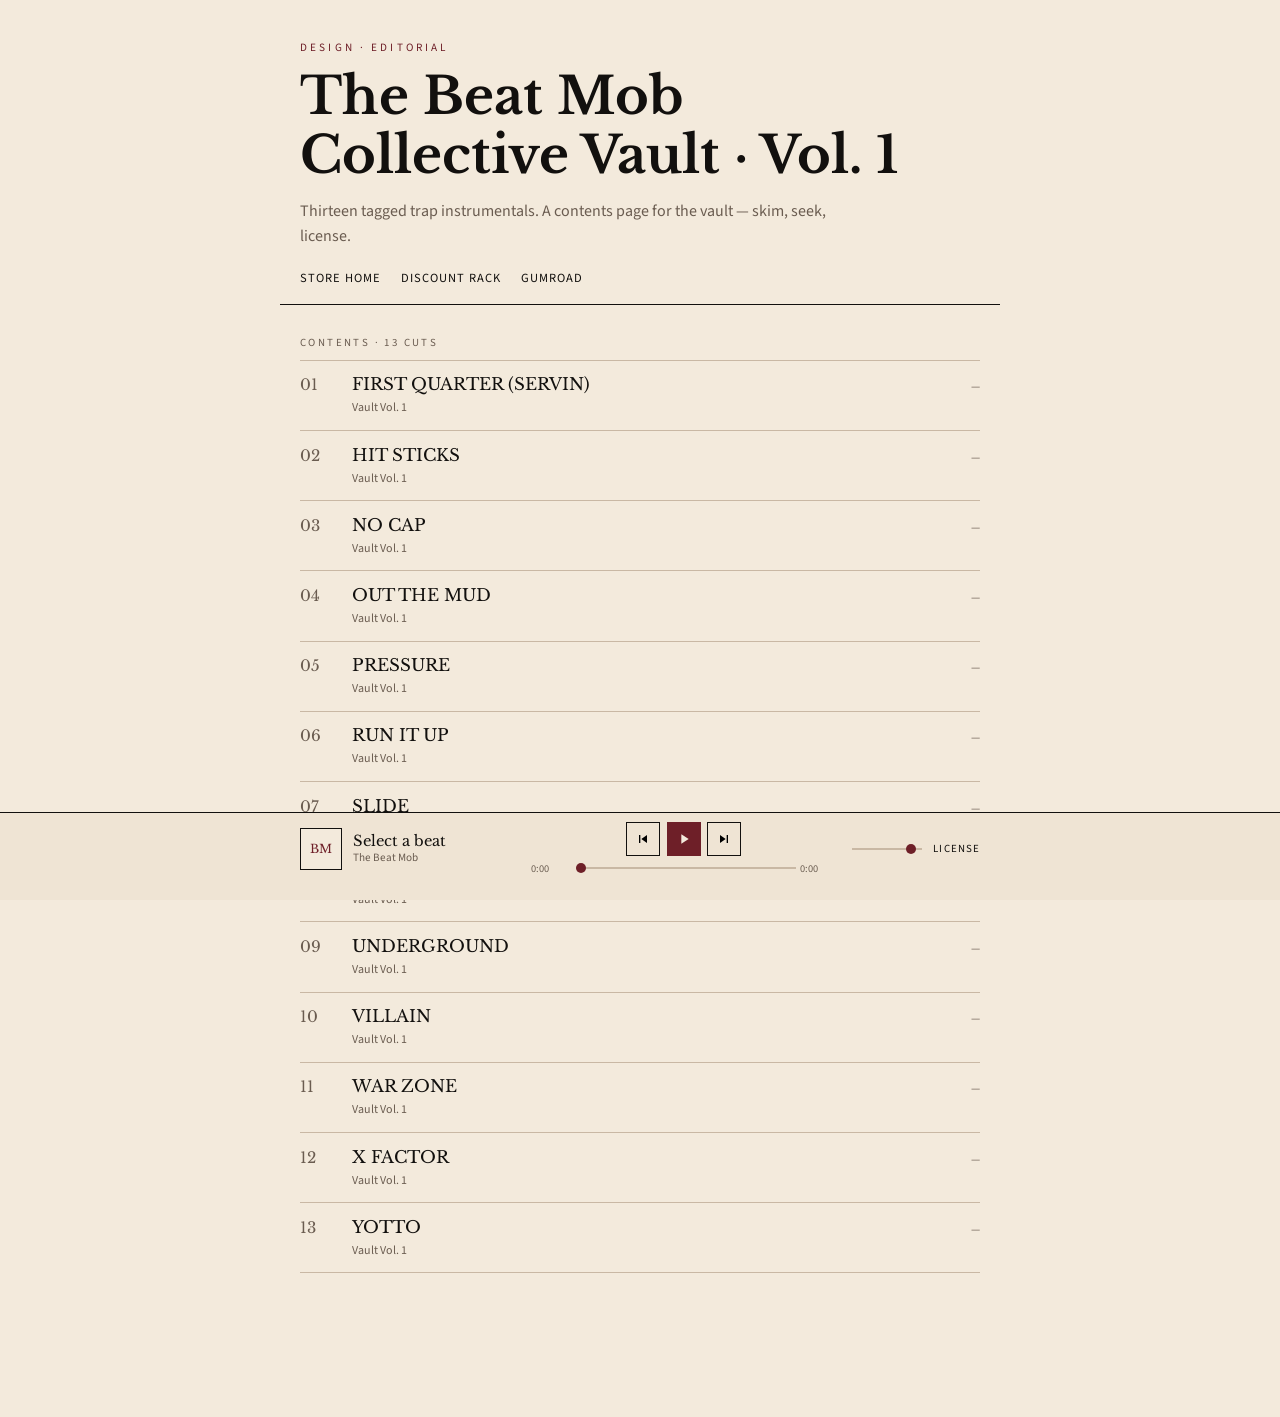
<file: designs/01.html>
<!doctype html>
<html lang="en">
<head>
  <meta charset="UTF-8" />
  <meta name="viewport" content="width=device-width, initial-scale=1.0" />
  <title>Editorial · The Beat Mob</title>
  <link rel="preconnect" href="https://fonts.googleapis.com" />
  <link rel="preconnect" href="https://fonts.gstatic.com" crossorigin />
  <link href="https://fonts.googleapis.com/css2?family=Libre+Baskerville:ital,wght@0,400;0,700;1,400&family=Source+Sans+3:wght@400;600&display=swap" rel="stylesheet" />
  <style>

:root {
  --paper: #f3eadc;
  --ink: #12100e;
  --rule: #c9b8a4;
  --oxblood: #6e1f28;
  --muted: #6a5c50;
  --player-h: 88px;
  --serif: "Libre Baskerville", Georgia, serif;
  --sans: "Source Sans 3", "Segoe UI", sans-serif;
}
* { box-sizing: border-box; }
body {
  margin: 0; min-height: 100vh; padding-bottom: calc(var(--player-h) + 24px);
  background: var(--paper); color: var(--ink);
  font-family: var(--sans);
}
a { color: var(--oxblood); }
.masthead {
  max-width: 720px; margin: 0 auto; padding: 2.5rem 1.25rem 1rem;
  border-bottom: 1px solid var(--ink);
}
.design-name {
  font-size: 0.7rem; letter-spacing: 0.28em; text-transform: uppercase;
  color: var(--oxblood); margin-bottom: 0.75rem;
}
.masthead h1 {
  font-family: var(--serif); font-weight: 700; font-size: clamp(2rem, 5vw, 3.2rem);
  margin: 0; line-height: 1.15;
}
.masthead .deck {
  margin: 0.9rem 0 0; max-width: 36rem; color: var(--muted); font-size: 1rem; line-height: 1.55;
}
.nav {
  display: flex; gap: 1.25rem; margin-top: 1.25rem; font-size: 0.78rem;
  letter-spacing: 0.08em; text-transform: uppercase;
}
.nav a { text-decoration: none; color: var(--ink); border-bottom: 1px solid transparent; }
.nav a:hover { border-bottom-color: var(--oxblood); color: var(--oxblood); }

.toc {
  max-width: 720px; margin: 0 auto; padding: 0.5rem 1.25rem 2rem;
}
.toc-label {
  font-size: 0.68rem; letter-spacing: 0.22em; text-transform: uppercase;
  color: var(--muted); padding: 1.4rem 0 0.6rem; border-bottom: 1px solid var(--rule);
}
#track-list { display: block; }
.track-row {
  display: grid; grid-template-columns: 2.5rem 1fr auto;
  gap: 0.75rem; align-items: baseline;
  width: 100%; text-align: left; background: none; border: 0;
  border-bottom: 1px solid var(--rule); padding: 0.85rem 0;
  cursor: pointer; color: inherit; font: inherit;
}
.track-row:hover .track-title { color: var(--oxblood); }
.track-row.is-current .track-title { color: var(--oxblood); font-style: italic; }
.track-num { font-family: var(--serif); font-size: 0.95rem; color: var(--muted); }
.track-title {
  display: block; font-family: var(--serif); font-size: 1.05rem; line-height: 1.3;
}
.track-sub { display: block; font-size: 0.75rem; color: var(--muted); margin-top: 0.2rem; }
.track-meta { font-size: 0.72rem; color: var(--muted); letter-spacing: 0.04em; }

.player {
  position: fixed; left: 0; right: 0; bottom: 0; min-height: var(--player-h);
  background: #efe4d4; border-top: 1px solid var(--ink);
}
.player-inner {
  max-width: 720px; margin: 0 auto; padding: 0.55rem 1.25rem;
  display: grid; grid-template-columns: 1fr 1.4fr auto; gap: 0.85rem; align-items: center;
}
.now { display: flex; gap: 0.7rem; align-items: center; min-width: 0; }
.now-art {
  width: 42px; height: 42px; border: 1px solid var(--ink);
  display: grid; place-items: center; font-family: var(--serif); font-size: 0.75rem;
  background: var(--paper); color: var(--oxblood);
}
.now-title { font-family: var(--serif); font-size: 0.92rem; white-space: nowrap; overflow: hidden; text-overflow: ellipsis; }
.now-sub { font-size: 0.7rem; color: var(--muted); white-space: nowrap; overflow: hidden; text-overflow: ellipsis; }
.transport-controls { display: flex; justify-content: center; gap: 0.4rem; }
.t-btn {
  width: 34px; height: 34px; border: 1px solid var(--ink); background: transparent;
  display: grid; place-items: center; cursor: pointer;
}
.t-btn.main { background: var(--oxblood); color: var(--paper); border-color: var(--oxblood); }
.t-btn svg { width: 16px; height: 16px; }
.progress-row { display: grid; grid-template-columns: 36px 1fr 36px; gap: 0.4rem; align-items: center; margin-top: 0.3rem; }
.time { font-size: 0.65rem; color: var(--muted); font-variant-numeric: tabular-nums; }
.seek, .volume {
  -webkit-appearance: none; appearance: none; width: 100%; height: 2px;
  background: var(--rule); outline: none;
}
.seek::-webkit-slider-thumb, .volume::-webkit-slider-thumb {
  -webkit-appearance: none; width: 10px; height: 10px; border-radius: 50%; background: var(--oxblood);
}
.volume { width: 70px; }
.player-side { display: flex; align-items: center; gap: 0.6rem; }
.ghost { font-size: 0.68rem; letter-spacing: 0.1em; text-transform: uppercase; text-decoration: none; color: var(--ink); }
@media (max-width: 700px) {
  .player-inner { grid-template-columns: 1fr; }
  .player-side { display: none; }
  body { padding-bottom: 150px; }
}

  </style>
</head>
<body data-design="Editorial">

  <header class="masthead">
    <div class="design-name">Design · Editorial</div>
    <h1>The Beat Mob<br/>Collective Vault · Vol. 1</h1>
    <p class="deck">Thirteen tagged trap instrumentals. A contents page for the vault — skim, seek, license.</p>
    <nav class="nav">
      <a href="../index.html">Store home</a>
      <a href="../discount.html">Discount rack</a>
      <a href="https://thebeatmob.gumroad.com/" target="_blank" rel="noopener noreferrer">Gumroad</a>
    </nav>
  </header>
  <section class="toc">
    <div class="toc-label">Contents · 13 cuts</div>
    <div id="track-list"></div>
  </section>


    <div class="player" role="region" aria-label="Beat player">
      <div class="player-inner">
        <div class="now">
          <div class="now-art" id="now-art">BM</div>
          <div class="now-text">
            <div class="now-title" id="now-title">Select a beat</div>
            <div class="now-sub" id="now-sub">Vault Vol. 1</div>
          </div>
        </div>
        <div class="transport">
          <div class="transport-controls">
            <button class="t-btn" id="btn-prev" type="button" aria-label="Previous"></button>
            <button class="t-btn main" id="btn-play" type="button" aria-label="Play or pause"></button>
            <button class="t-btn" id="btn-next" type="button" aria-label="Next"></button>
          </div>
          <div class="progress-row">
            <span class="time" id="cur-time">0:00</span>
            <input class="seek" id="seek" type="range" min="0" max="1000" value="0" aria-label="Seek" />
            <span class="time" id="dur-time">0:00</span>
          </div>
        </div>
        <div class="player-side">
          <input class="volume" id="volume" type="range" min="0" max="1" step="0.01" value="0.9" aria-label="Volume" />
          <a class="ghost" href="https://thebeatmob.gumroad.com/" target="_blank" rel="noopener noreferrer">License</a>
        </div>
      </div>
    </div>


<script src="../js/player-core.js"></script>
<script src="../js/vault-data.js"></script>
<script>
(() => {
  const TRACKS = window.BEATMOB_VAULT_TRACKS;
  const list = document.getElementById("track-list");
  const meter = document.getElementById("meter");

  function render(state) {
    list.innerHTML = TRACKS.map((t, i) => {
      const current = state && state.index === i;
      const playing = current && state.playing;
      const bpm = t.bpm != null ? t.bpm + " BPM" : "";
      const num = String(t.num).padStart(2, "0");
      return `<button class="track-row${current ? " is-current" : ""}${playing ? " is-playing" : ""}" type="button" data-index="${i}" aria-current="${current ? "true" : "false"}">
        <span class="track-num">${playing ? "❚❚" : num}</span>
        <span class="track-main">
          <span class="track-title">${t.title}</span>
          <span class="track-sub">${t.note || "Vault Vol. 1"}${bpm ? " · " + bpm : ""}</span>
        </span>
        <span class="track-meta">${bpm || "—"}</span>
      </button>`;
    }).join("");
    if (meter) meter.classList.toggle("is-live", !!(state && state.playing));
  }

  const player = window.BeatMobPlayer.createPlayer({
    tracks: TRACKS,
    onChange: (state) => render(state),
  });

  list.addEventListener("click", (e) => {
    const row = e.target.closest("[data-index]");
    if (!row) return;
    const i = Number(row.dataset.index);
    const st = player.getState();
    if (st.index === i && st.playing) player.pause();
    else player.playIndex(i);
  });

  render(player.getState());
})();
</script>

</body>
</html>
</file>
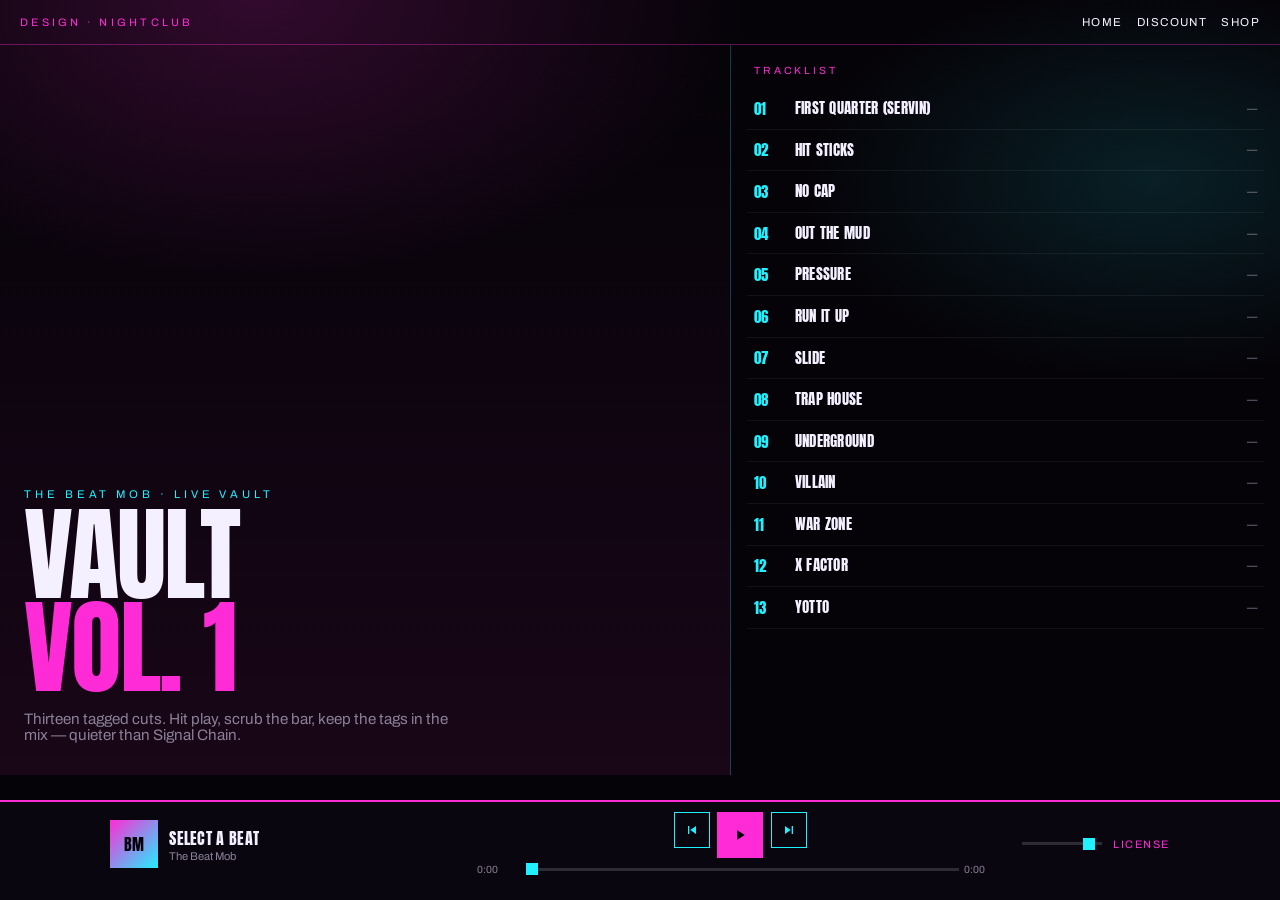
<file: designs/02.html>
<!doctype html>
<html lang="en">
<head>
  <meta charset="UTF-8" />
  <meta name="viewport" content="width=device-width, initial-scale=1.0" />
  <title>Nightclub · The Beat Mob</title>
  <link rel="preconnect" href="https://fonts.googleapis.com" />
  <link rel="preconnect" href="https://fonts.gstatic.com" crossorigin />
  <link href="https://fonts.googleapis.com/css2?family=Anton&family=Archivo:wght@400;600;700&display=swap" rel="stylesheet" />
  <style>

:root {
  --bg: #050308;
  --magenta: #ff2bd6;
  --cyan: #21f0ff;
  --ink: #f5f0ff;
  --muted: #8a8098;
  --player-h: 100px;
  --display: "Anton", Impact, sans-serif;
  --body: "Archivo", system-ui, sans-serif;
}
* { box-sizing: border-box; }
body {
  margin: 0; min-height: 100vh; padding-bottom: calc(var(--player-h) + 16px);
  background: radial-gradient(900px 500px at 20% 0%, rgba(255,43,214,0.18), transparent 55%),
              radial-gradient(700px 400px at 90% 20%, rgba(33,240,255,0.12), transparent 50%),
              var(--bg);
  color: var(--ink); font-family: var(--body);
}
a { color: var(--cyan); }
.top {
  display: flex; justify-content: space-between; align-items: center; gap: 1rem;
  padding: 1rem 1.25rem; border-bottom: 1px solid rgba(255,43,214,0.35);
}
.design-name {
  font-size: 0.68rem; letter-spacing: 0.3em; text-transform: uppercase; color: var(--magenta);
}
.top nav { display: flex; gap: 0.9rem; font-size: 0.72rem; letter-spacing: 0.12em; text-transform: uppercase; }
.top nav a { text-decoration: none; color: var(--ink); }
.top nav a:hover { color: var(--cyan); }

.stage {
  display: grid; grid-template-columns: 1.2fr 0.9fr; gap: 0;
  min-height: calc(100vh - var(--player-h) - 70px);
}
.now-big {
  padding: 2.5rem 1.5rem 2rem; display: flex; flex-direction: column; justify-content: flex-end;
  border-right: 1px solid rgba(33,240,255,0.25);
  background: linear-gradient(180deg, transparent, rgba(255,43,214,0.08));
}
.now-big .kicker {
  font-size: 0.7rem; letter-spacing: 0.35em; text-transform: uppercase; color: var(--cyan);
}
.now-big h1 {
  margin: 0.5rem 0 0; font-family: var(--display); font-weight: 400;
  font-size: clamp(3.2rem, 9vw, 6.5rem); line-height: 0.9; text-transform: uppercase;
  letter-spacing: -0.02em;
}
.now-big h1 span { color: var(--magenta); }
.now-big p { margin: 1rem 0 0; max-width: 28rem; color: var(--muted); font-size: 0.95rem; }

.side {
  padding: 1.25rem 1rem 2rem; overflow: auto;
}
.side-label {
  font-size: 0.65rem; letter-spacing: 0.28em; text-transform: uppercase;
  color: var(--magenta); margin-bottom: 0.75rem; padding: 0 0.4rem;
}
#track-list { display: flex; flex-direction: column; gap: 0; }
.track-row {
  display: grid; grid-template-columns: 2rem 1fr auto; gap: 0.55rem; align-items: center;
  width: 100%; border: 0; border-bottom: 1px solid rgba(255,255,255,0.06);
  background: transparent; color: inherit; text-align: left; padding: 0.55rem 0.4rem;
  cursor: pointer; font: inherit;
}
.track-row:hover { background: rgba(33,240,255,0.05); }
.track-row.is-current { background: rgba(255,43,214,0.12); }
.track-num { font-family: var(--display); font-size: 0.95rem; color: var(--cyan); }
.track-row.is-current .track-num { color: var(--magenta); }
.track-title {
  display: block; font-family: var(--display); font-size: 0.95rem; letter-spacing: 0.02em;
  text-transform: uppercase; line-height: 1.1;
}
.track-sub { display: none; }
.track-meta { font-size: 0.65rem; color: var(--muted); letter-spacing: 0.06em; }

.player {
  position: fixed; left: 0; right: 0; bottom: 0; min-height: var(--player-h);
  background: #0a0610; border-top: 2px solid var(--magenta);
}
.player-inner {
  max-width: 1100px; margin: 0 auto; padding: 0.65rem 1.25rem;
  display: grid; grid-template-columns: 1fr 1.5fr auto; gap: 1rem; align-items: center;
}
.now { display: flex; gap: 0.7rem; align-items: center; min-width: 0; }
.now-art {
  width: 48px; height: 48px; background: linear-gradient(135deg, var(--magenta), var(--cyan));
  color: #050308; display: grid; place-items: center; font-family: var(--display); font-size: 1rem;
}
.now-title { font-family: var(--display); text-transform: uppercase; font-size: 1rem; letter-spacing: 0.02em;
  white-space: nowrap; overflow: hidden; text-overflow: ellipsis; }
.now-sub { font-size: 0.7rem; color: var(--muted); }
.transport-controls { display: flex; justify-content: center; gap: 0.45rem; }
.t-btn {
  width: 36px; height: 36px; border-radius: 0; border: 1px solid var(--cyan);
  background: transparent; color: var(--cyan); display: grid; place-items: center; cursor: pointer;
}
.t-btn.main { background: var(--magenta); border-color: var(--magenta); color: #050308; width: 46px; height: 46px; }
.t-btn svg { width: 16px; height: 16px; }
.progress-row { display: grid; grid-template-columns: 40px 1fr 40px; gap: 0.45rem; align-items: center; margin-top: 0.35rem; }
.time { font-size: 0.65rem; color: var(--muted); font-variant-numeric: tabular-nums; }
.seek, .volume { -webkit-appearance: none; appearance: none; width: 100%; height: 3px; background: rgba(255,255,255,0.15); outline: none; }
.seek::-webkit-slider-thumb, .volume::-webkit-slider-thumb {
  -webkit-appearance: none; width: 12px; height: 12px; background: var(--cyan); border-radius: 0;
}
.volume { width: 80px; }
.player-side { display: flex; gap: 0.6rem; align-items: center; }
.ghost { color: var(--magenta); text-decoration: none; font-size: 0.68rem; letter-spacing: 0.14em; text-transform: uppercase; }
@media (max-width: 860px) {
  .stage { grid-template-columns: 1fr; }
  .now-big { border-right: 0; border-bottom: 1px solid rgba(33,240,255,0.25); min-height: 40vh; }
  .player-inner { grid-template-columns: 1fr; }
  .player-side { display: none; }
}

  </style>
</head>
<body data-design="Nightclub">

  <div class="top">
    <div class="design-name">Design · Nightclub</div>
    <nav>
      <a href="../index.html">Home</a>
      <a href="../discount.html">Discount</a>
      <a href="https://thebeatmob.com/" target="_blank" rel="noopener noreferrer">Shop</a>
    </nav>
  </div>
  <div class="stage">
    <section class="now-big">
      <div class="kicker">The Beat Mob · Live vault</div>
      <h1>Vault<br/><span>Vol. 1</span></h1>
      <p>Thirteen tagged cuts. Hit play, scrub the bar, keep the tags in the mix — quieter than Signal Chain.</p>
    </section>
    <aside class="side">
      <div class="side-label">Tracklist</div>
      <div id="track-list"></div>
    </aside>
  </div>


    <div class="player" role="region" aria-label="Beat player">
      <div class="player-inner">
        <div class="now">
          <div class="now-art" id="now-art">BM</div>
          <div class="now-text">
            <div class="now-title" id="now-title">Select a beat</div>
            <div class="now-sub" id="now-sub">Vault Vol. 1</div>
          </div>
        </div>
        <div class="transport">
          <div class="transport-controls">
            <button class="t-btn" id="btn-prev" type="button" aria-label="Previous"></button>
            <button class="t-btn main" id="btn-play" type="button" aria-label="Play or pause"></button>
            <button class="t-btn" id="btn-next" type="button" aria-label="Next"></button>
          </div>
          <div class="progress-row">
            <span class="time" id="cur-time">0:00</span>
            <input class="seek" id="seek" type="range" min="0" max="1000" value="0" aria-label="Seek" />
            <span class="time" id="dur-time">0:00</span>
          </div>
        </div>
        <div class="player-side">
          <input class="volume" id="volume" type="range" min="0" max="1" step="0.01" value="0.9" aria-label="Volume" />
          <a class="ghost" href="https://thebeatmob.gumroad.com/" target="_blank" rel="noopener noreferrer">License</a>
        </div>
      </div>
    </div>


<script src="../js/player-core.js"></script>
<script src="../js/vault-data.js"></script>
<script>
(() => {
  const TRACKS = window.BEATMOB_VAULT_TRACKS;
  const list = document.getElementById("track-list");
  const meter = document.getElementById("meter");

  function render(state) {
    list.innerHTML = TRACKS.map((t, i) => {
      const current = state && state.index === i;
      const playing = current && state.playing;
      const bpm = t.bpm != null ? t.bpm + " BPM" : "";
      const num = String(t.num).padStart(2, "0");
      return `<button class="track-row${current ? " is-current" : ""}${playing ? " is-playing" : ""}" type="button" data-index="${i}" aria-current="${current ? "true" : "false"}">
        <span class="track-num">${playing ? "❚❚" : num}</span>
        <span class="track-main">
          <span class="track-title">${t.title}</span>
          <span class="track-sub">${t.note || "Vault Vol. 1"}${bpm ? " · " + bpm : ""}</span>
        </span>
        <span class="track-meta">${bpm || "—"}</span>
      </button>`;
    }).join("");
    if (meter) meter.classList.toggle("is-live", !!(state && state.playing));
  }

  const player = window.BeatMobPlayer.createPlayer({
    tracks: TRACKS,
    onChange: (state) => render(state),
  });

  list.addEventListener("click", (e) => {
    const row = e.target.closest("[data-index]");
    if (!row) return;
    const i = Number(row.dataset.index);
    const st = player.getState();
    if (st.index === i && st.playing) player.pause();
    else player.playIndex(i);
  });

  render(player.getState());
})();
</script>

</body>
</html>
</file>
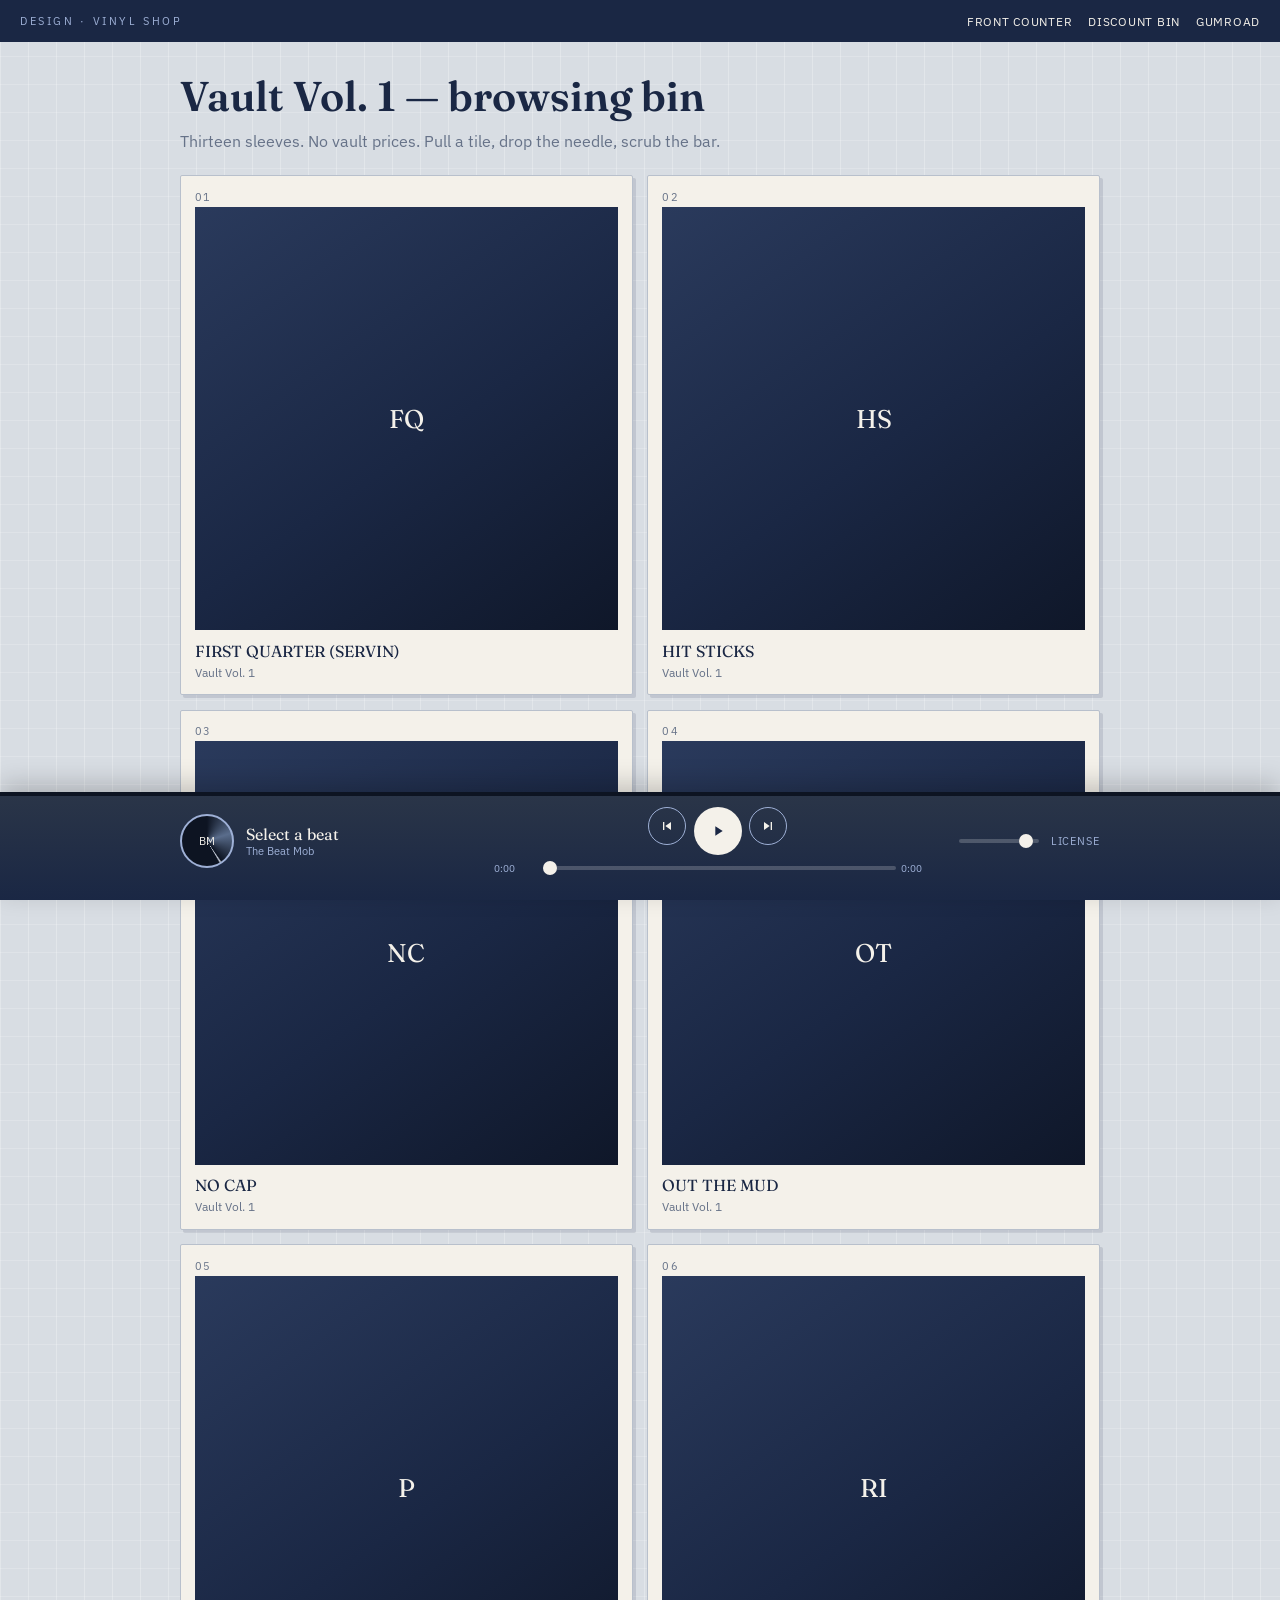
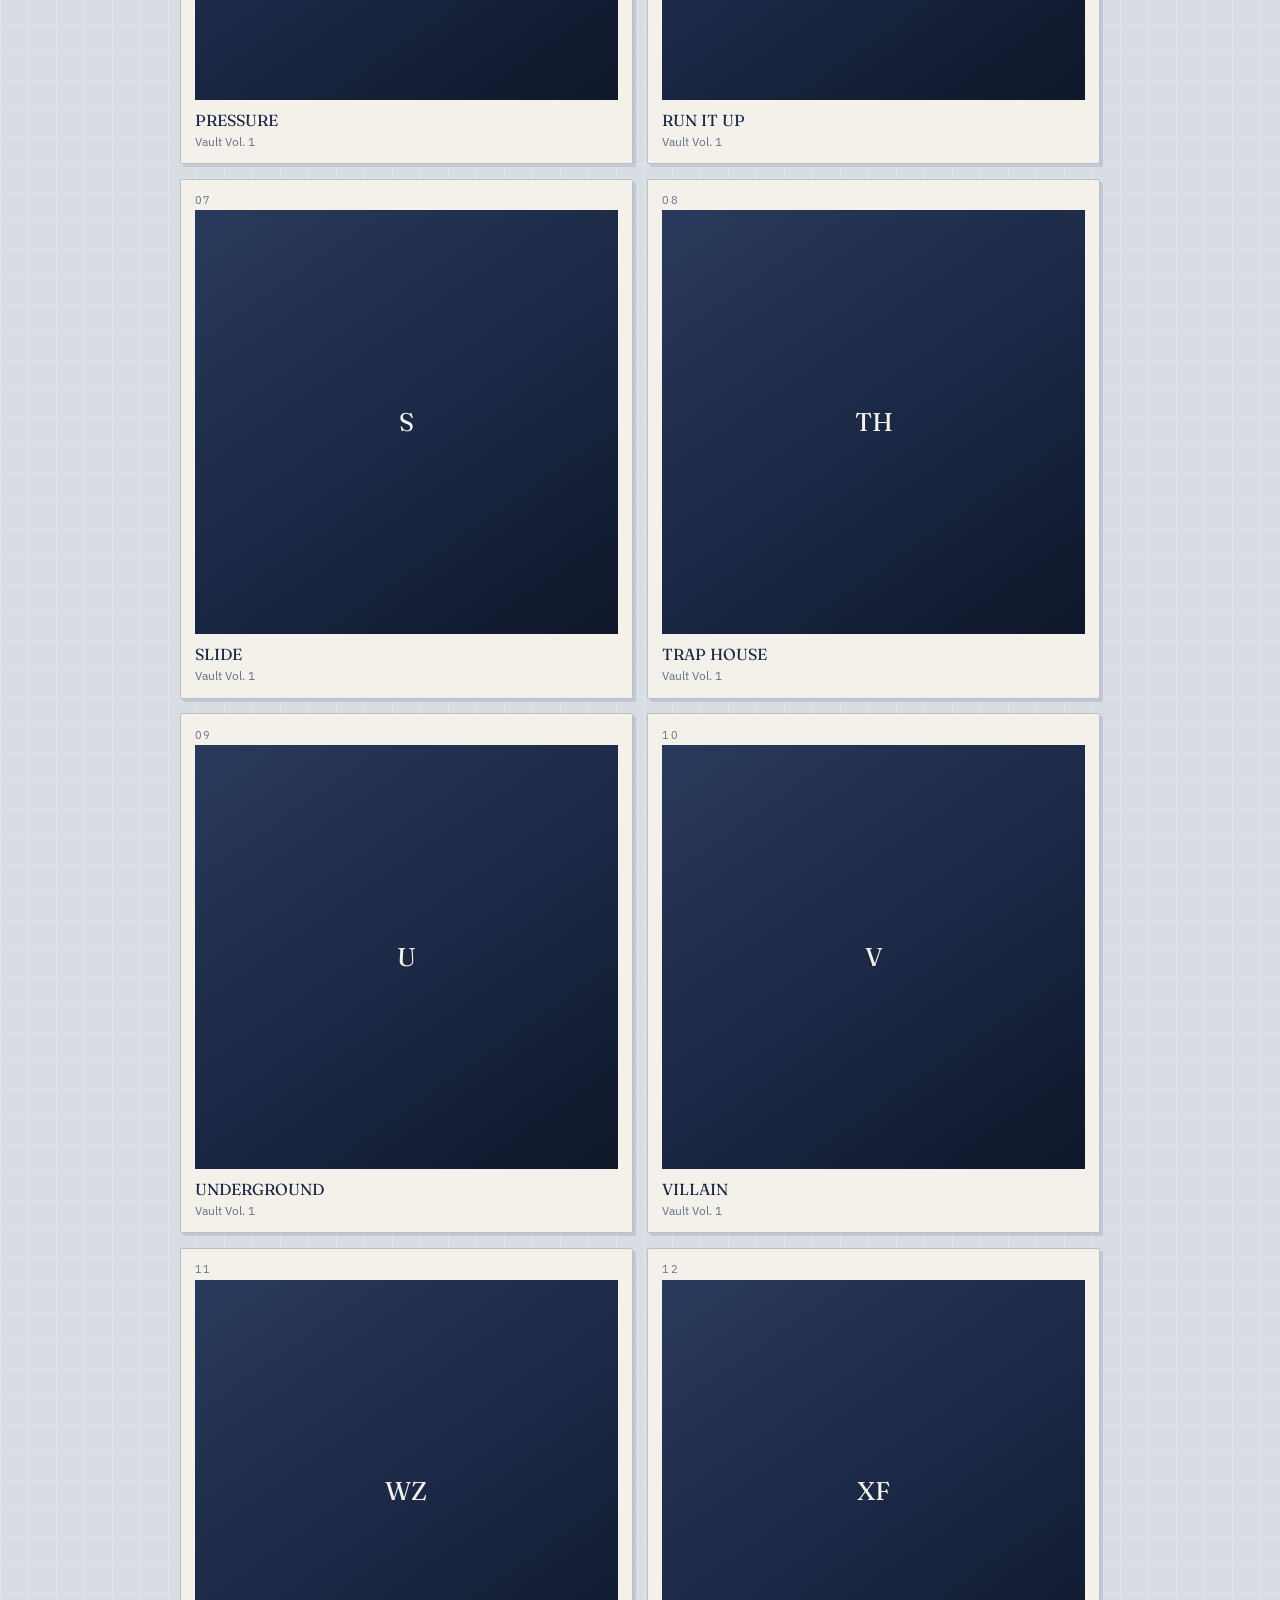
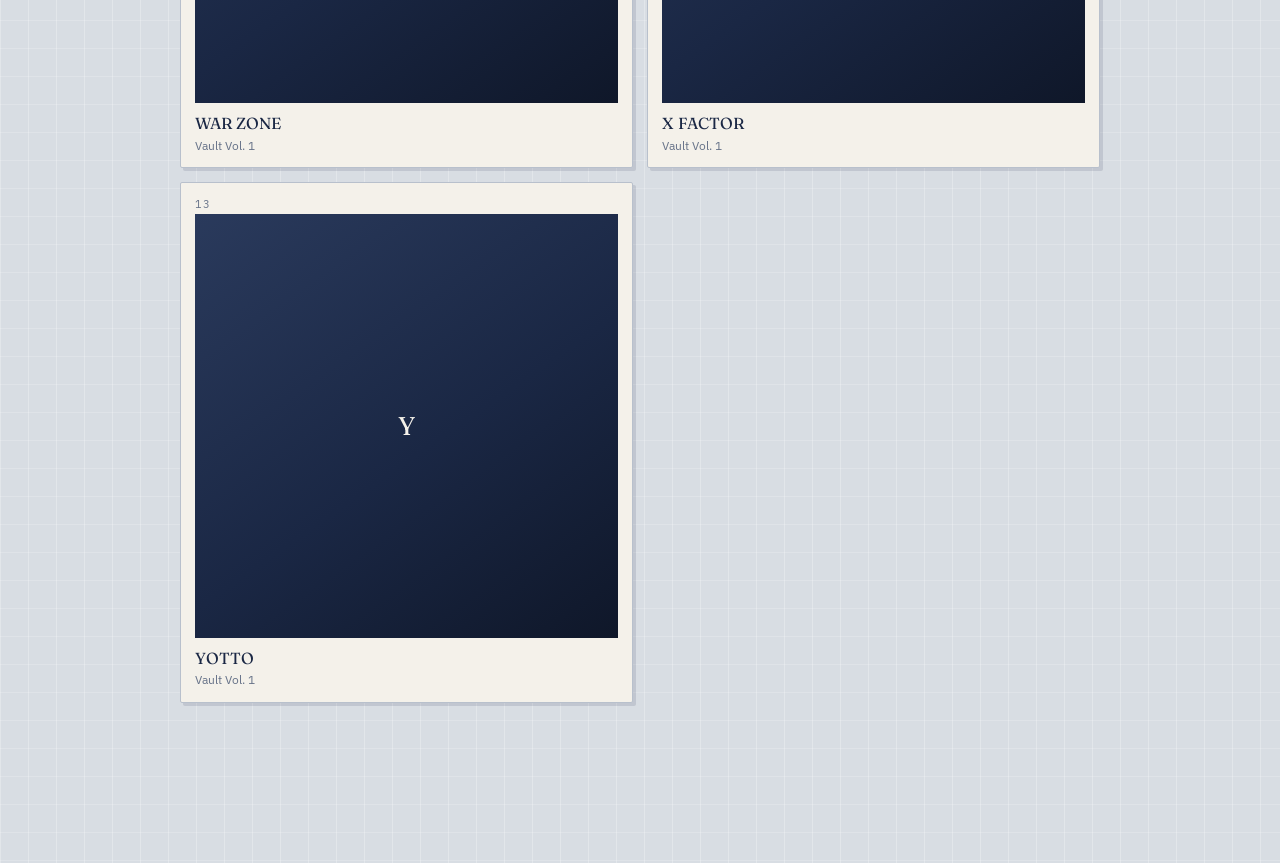
<file: designs/03.html>
<!doctype html>
<html lang="en">
<head>
  <meta charset="UTF-8" />
  <meta name="viewport" content="width=device-width, initial-scale=1.0" />
  <title>Vinyl shop · The Beat Mob</title>
  <link rel="preconnect" href="https://fonts.googleapis.com" />
  <link rel="preconnect" href="https://fonts.gstatic.com" crossorigin />
  <link href="https://fonts.googleapis.com/css2?family=Fraunces:opsz,wght@9..144,500;9..144,650&family=IBM+Plex+Sans:wght@400;500;600&display=swap" rel="stylesheet" />
  <style>

:root {
  --floor: #d8dde3;
  --bone: #f4f1ea;
  --navy: #1a2744;
  --ink: #1c2433;
  --muted: #667288;
  --player-h: 108px;
  --sans: "IBM Plex Sans", system-ui, sans-serif;
  --display: "Fraunces", Georgia, serif;
}
* { box-sizing: border-box; }
body {
  margin: 0; min-height: 100vh; padding-bottom: calc(var(--player-h) + 20px);
  background:
    linear-gradient(90deg, rgba(255,255,255,0.25) 1px, transparent 1px) 0 0 / 28px 28px,
    linear-gradient(rgba(255,255,255,0.18) 1px, transparent 1px) 0 0 / 28px 28px,
    var(--floor);
  color: var(--ink); font-family: var(--sans);
}
a { color: var(--navy); }
.shop-bar {
  background: var(--navy); color: var(--bone); padding: 0.85rem 1.25rem;
  display: flex; justify-content: space-between; align-items: center; gap: 1rem;
}
.design-name { font-size: 0.68rem; letter-spacing: 0.24em; text-transform: uppercase; color: #9eb0d6; }
.shop-bar nav { display: flex; gap: 1rem; font-size: 0.75rem; letter-spacing: 0.06em; text-transform: uppercase; }
.shop-bar nav a { color: var(--bone); text-decoration: none; }
.shop-bar nav a:hover { text-decoration: underline; }

.intro {
  max-width: 960px; margin: 0 auto; padding: 1.75rem 1.25rem 0.5rem;
}
.intro h1 {
  margin: 0; font-family: var(--display); font-weight: 600;
  font-size: clamp(1.8rem, 4vw, 2.6rem); color: var(--navy);
}
.intro p { margin: 0.55rem 0 0; color: var(--muted); max-width: 36rem; }

.bin {
  max-width: 960px; margin: 0 auto; padding: 1rem 1.25rem 2rem;
}
#track-list {
  display: grid; grid-template-columns: repeat(2, minmax(0, 1fr)); gap: 0.9rem;
}
.track-row {
  display: flex; flex-direction: column; align-items: stretch; gap: 0;
  background: var(--bone); border: 1px solid #b8c0cc; border-radius: 2px;
  padding: 0; cursor: pointer; text-align: left; color: inherit; font: inherit;
  box-shadow: 3px 3px 0 rgba(26,39,68,0.12);
  overflow: hidden;
}
.track-row:hover { transform: translateY(-1px); box-shadow: 4px 4px 0 rgba(26,39,68,0.16); }
.track-row.is-current { outline: 2px solid var(--navy); outline-offset: 1px; }
.track-num {
  display: block; padding: 0.85rem 0.85rem 0.2rem;
  font-size: 0.68rem; letter-spacing: 0.16em; text-transform: uppercase; color: var(--muted);
}
.sleeve {
  margin: 0 0.85rem; aspect-ratio: 1; background:
    linear-gradient(145deg, #2a3a5c, #1a2744 55%, #0f1729);
  display: grid; place-items: center; color: var(--bone);
  font-family: var(--display); font-size: 1.6rem;
}
.track-main { padding: 0.7rem 0.85rem 0.9rem; }
.track-title {
  display: block; font-family: var(--display); font-size: 1rem; color: var(--navy); line-height: 1.2;
}
.track-sub { display: block; margin-top: 0.25rem; font-size: 0.72rem; color: var(--muted); }
.track-meta { display: none; }

.player {
  position: fixed; left: 0; right: 0; bottom: 0; min-height: var(--player-h);
  background: linear-gradient(180deg, #2a3548, #1a2744);
  color: var(--bone); border-top: 4px solid #0d1422;
  box-shadow: 0 -8px 24px rgba(0,0,0,0.2);
}
.player-inner {
  max-width: 960px; margin: 0 auto; padding: 0.7rem 1.25rem;
  display: grid; grid-template-columns: 1fr 1.5fr auto; gap: 1rem; align-items: center;
}
.now { display: flex; gap: 0.75rem; align-items: center; min-width: 0; }
.now-art {
  width: 54px; height: 54px; border-radius: 50%;
  background: conic-gradient(from 0deg, #0d1422, #5a6d8c, #0d1422 40%, #c9d0dc 41%, #0d1422 42%, #0d1422);
  border: 2px solid #9eb0d6; display: grid; place-items: center;
  font-size: 0.7rem; color: var(--bone);
}
.now-title { font-family: var(--display); font-size: 1rem; white-space: nowrap; overflow: hidden; text-overflow: ellipsis; }
.now-sub { font-size: 0.7rem; color: #9eb0d6; }
.transport-controls { display: flex; justify-content: center; gap: 0.45rem; }
.t-btn {
  width: 38px; height: 38px; border-radius: 50%; border: 1px solid #9eb0d6;
  background: transparent; color: var(--bone); display: grid; place-items: center; cursor: pointer;
}
.t-btn.main { background: var(--bone); color: var(--navy); border: 0; width: 48px; height: 48px; }
.t-btn svg { width: 16px; height: 16px; }
.progress-row { display: grid; grid-template-columns: 40px 1fr 40px; gap: 0.45rem; align-items: center; margin-top: 0.35rem; }
.time { font-size: 0.65rem; color: #9eb0d6; font-variant-numeric: tabular-nums; }
.seek, .volume { -webkit-appearance: none; appearance: none; width: 100%; height: 4px; background: rgba(255,255,255,0.2); border-radius: 999px; outline: none; }
.seek::-webkit-slider-thumb, .volume::-webkit-slider-thumb {
  -webkit-appearance: none; width: 14px; height: 14px; border-radius: 50%; background: var(--bone);
}
.volume { width: 80px; }
.player-side { display: flex; gap: 0.6rem; align-items: center; }
.ghost { color: #9eb0d6; text-decoration: none; font-size: 0.7rem; letter-spacing: 0.08em; text-transform: uppercase; }
@media (max-width: 700px) {
  #track-list { grid-template-columns: 1fr; }
  .player-inner { grid-template-columns: 1fr; }
  .player-side { display: none; }
  body { padding-bottom: 160px; }
}

  </style>
</head>
<body data-design="Vinyl shop">

  <header class="shop-bar">
    <div class="design-name">Design · Vinyl shop</div>
    <nav>
      <a href="../index.html">Front counter</a>
      <a href="../discount.html">Discount bin</a>
      <a href="https://thebeatmob.gumroad.com/" target="_blank" rel="noopener noreferrer">Gumroad</a>
    </nav>
  </header>
  <section class="intro">
    <h1>Vault Vol. 1 — browsing bin</h1>
    <p>Thirteen sleeves. No vault prices. Pull a tile, drop the needle, scrub the bar.</p>
  </section>
  <section class="bin">
    <div id="track-list"></div>
  </section>
  <script>
  // Enhance vinyl tiles with sleeve face after first render
  document.addEventListener("DOMContentLoaded", () => {
    const patch = () => {
      document.querySelectorAll("#track-list .track-row").forEach((row) => {
        if (row.querySelector(".sleeve")) return;
        const num = row.querySelector(".track-num");
        const main = row.querySelector(".track-main");
        if (!num || !main) return;
        const sleeve = document.createElement("div");
        sleeve.className = "sleeve";
        const title = row.querySelector(".track-title");
        const letters = (title?.textContent || "BM").replace(/[^A-Za-z0-9 ]/g," ").trim().split(/\s+/).slice(0,2).map(w=>w[0]).join("").toUpperCase() || "BM";
        sleeve.textContent = letters;
        num.after(sleeve);
      });
    };
    const list = document.getElementById("track-list");
    const obs = new MutationObserver(patch);
    obs.observe(list, { childList: true });
    setTimeout(patch, 50);
  });
  </script>


    <div class="player" role="region" aria-label="Beat player">
      <div class="player-inner">
        <div class="now">
          <div class="now-art" id="now-art">BM</div>
          <div class="now-text">
            <div class="now-title" id="now-title">Select a beat</div>
            <div class="now-sub" id="now-sub">Vault Vol. 1</div>
          </div>
        </div>
        <div class="transport">
          <div class="transport-controls">
            <button class="t-btn" id="btn-prev" type="button" aria-label="Previous"></button>
            <button class="t-btn main" id="btn-play" type="button" aria-label="Play or pause"></button>
            <button class="t-btn" id="btn-next" type="button" aria-label="Next"></button>
          </div>
          <div class="progress-row">
            <span class="time" id="cur-time">0:00</span>
            <input class="seek" id="seek" type="range" min="0" max="1000" value="0" aria-label="Seek" />
            <span class="time" id="dur-time">0:00</span>
          </div>
        </div>
        <div class="player-side">
          <input class="volume" id="volume" type="range" min="0" max="1" step="0.01" value="0.9" aria-label="Volume" />
          <a class="ghost" href="https://thebeatmob.gumroad.com/" target="_blank" rel="noopener noreferrer">License</a>
        </div>
      </div>
    </div>


<script src="../js/player-core.js"></script>
<script src="../js/vault-data.js"></script>
<script>
(() => {
  const TRACKS = window.BEATMOB_VAULT_TRACKS;
  const list = document.getElementById("track-list");
  const meter = document.getElementById("meter");

  function render(state) {
    list.innerHTML = TRACKS.map((t, i) => {
      const current = state && state.index === i;
      const playing = current && state.playing;
      const bpm = t.bpm != null ? t.bpm + " BPM" : "";
      const num = String(t.num).padStart(2, "0");
      return `<button class="track-row${current ? " is-current" : ""}${playing ? " is-playing" : ""}" type="button" data-index="${i}" aria-current="${current ? "true" : "false"}">
        <span class="track-num">${playing ? "❚❚" : num}</span>
        <span class="track-main">
          <span class="track-title">${t.title}</span>
          <span class="track-sub">${t.note || "Vault Vol. 1"}${bpm ? " · " + bpm : ""}</span>
        </span>
        <span class="track-meta">${bpm || "—"}</span>
      </button>`;
    }).join("");
    if (meter) meter.classList.toggle("is-live", !!(state && state.playing));
  }

  const player = window.BeatMobPlayer.createPlayer({
    tracks: TRACKS,
    onChange: (state) => render(state),
  });

  list.addEventListener("click", (e) => {
    const row = e.target.closest("[data-index]");
    if (!row) return;
    const i = Number(row.dataset.index);
    const st = player.getState();
    if (st.index === i && st.playing) player.pause();
    else player.playIndex(i);
  });

  render(player.getState());
})();
</script>

</body>
</html>
</file>
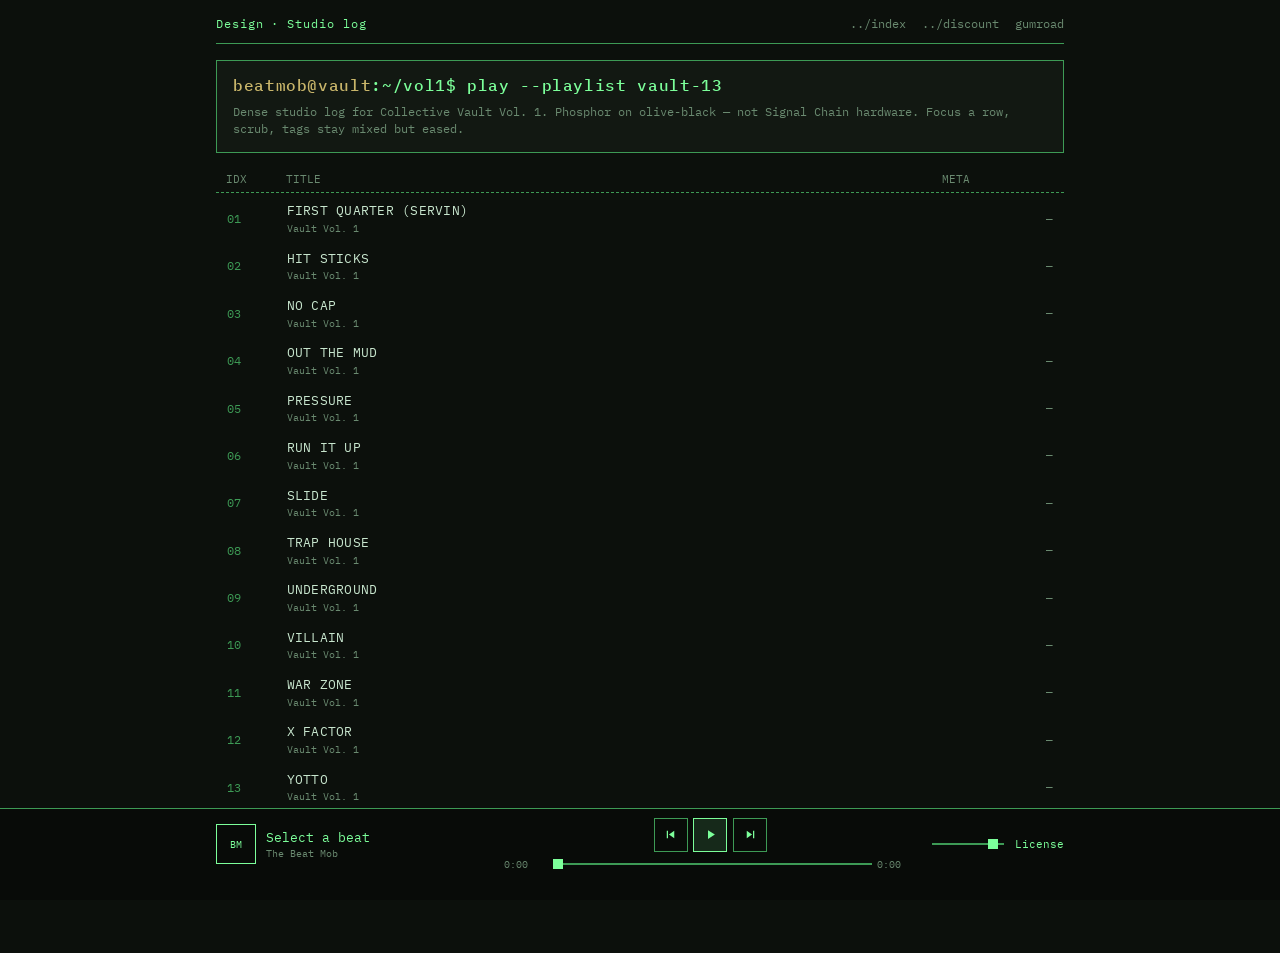
<file: designs/04.html>
<!doctype html>
<html lang="en">
<head>
  <meta charset="UTF-8" />
  <meta name="viewport" content="width=device-width, initial-scale=1.0" />
  <title>Studio log · The Beat Mob</title>
  <link rel="preconnect" href="https://fonts.googleapis.com" />
  <link rel="preconnect" href="https://fonts.gstatic.com" crossorigin />
  <link href="https://fonts.googleapis.com/css2?family=IBM+Plex+Mono:wght@400;500;600&display=swap" rel="stylesheet" />
  <style>

:root {
  --bg: #0c100c;
  --panel: #121812;
  --phosphor: #7CFF9A;
  --phosphor-dim: #3d9a55;
  --ink: #c8e6ce;
  --muted: #6a8a70;
  --warn: #c8b56a;
  --player-h: 92px;
  --mono: "IBM Plex Mono", ui-monospace, monospace;
}
* { box-sizing: border-box; }
body {
  margin: 0; min-height: 100vh; padding-bottom: calc(var(--player-h) + 18px);
  background: var(--bg); color: var(--ink); font-family: var(--mono);
}
a { color: var(--phosphor); }
.shell {
  max-width: 880px; margin: 0 auto; padding: 1rem 1rem 2rem;
}
.topbar {
  display: flex; justify-content: space-between; align-items: baseline; gap: 1rem;
  border-bottom: 1px solid var(--phosphor-dim); padding-bottom: 0.75rem; margin-bottom: 1rem;
}
.design-name { color: var(--phosphor); font-size: 0.72rem; letter-spacing: 0.08em; }
.topbar nav { display: flex; gap: 1rem; font-size: 0.72rem; }
.topbar nav a { text-decoration: none; color: var(--muted); }
.topbar nav a:hover { color: var(--phosphor); }

.banner {
  background: var(--panel); border: 1px solid var(--phosphor-dim); padding: 0.9rem 1rem; margin-bottom: 0.85rem;
}
.banner h1 {
  margin: 0; font-size: 1rem; font-weight: 500; color: var(--phosphor); letter-spacing: 0.04em;
}
.banner p { margin: 0.45rem 0 0; font-size: 0.75rem; color: var(--muted); line-height: 1.45; }
.prompt { color: var(--warn); }

.log-head {
  display: grid; grid-template-columns: 3rem 1fr 7rem;
  gap: 0.75rem; padding: 0.35rem 0.6rem; color: var(--muted); font-size: 0.68rem;
  border-bottom: 1px dashed var(--phosphor-dim); margin-bottom: 0.15rem;
}
#track-list { display: flex; flex-direction: column; gap: 0; }
.track-row {
  display: grid; grid-template-columns: 3rem 1fr 7rem; gap: 0.75rem; align-items: center;
  width: 100%; text-align: left; background: transparent; border: 1px solid transparent;
  color: inherit; font: inherit; padding: 0.4rem 0.6rem; cursor: pointer;
}
.track-row:hover, .track-row:focus-visible {
  outline: none; border-color: var(--phosphor-dim); background: rgba(124,255,154,0.05);
}
.track-row.is-current {
  border-color: var(--phosphor); background: rgba(124,255,154,0.08); color: var(--phosphor);
}
.track-num { color: var(--phosphor-dim); font-size: 0.75rem; }
.track-row.is-current .track-num { color: var(--phosphor); }
.track-title { display: block; font-size: 0.8rem; letter-spacing: 0.02em; }
.track-sub { display: block; font-size: 0.65rem; color: var(--muted); margin-top: 0.1rem; }
.track-row.is-current .track-sub { color: var(--phosphor-dim); }
.track-meta { font-size: 0.7rem; color: var(--muted); text-align: right; }
.track-row.is-current .track-meta { color: var(--phosphor); }

.player {
  position: fixed; left: 0; right: 0; bottom: 0; min-height: var(--player-h);
  background: #080b08; border-top: 1px solid var(--phosphor-dim);
}
.player-inner {
  max-width: 880px; margin: 0 auto; padding: 0.55rem 1rem;
  display: grid; grid-template-columns: 1fr 1.5fr auto; gap: 0.85rem; align-items: center;
}
.now { display: flex; gap: 0.65rem; align-items: center; min-width: 0; }
.now-art {
  width: 40px; height: 40px; border: 1px solid var(--phosphor);
  display: grid; place-items: center; font-size: 0.65rem; color: var(--phosphor);
}
.now-title { font-size: 0.8rem; color: var(--phosphor); white-space: nowrap; overflow: hidden; text-overflow: ellipsis; }
.now-sub { font-size: 0.65rem; color: var(--muted); }
.transport-controls { display: flex; justify-content: center; gap: 0.35rem; }
.t-btn {
  width: 34px; height: 34px; border: 1px solid var(--phosphor-dim); background: transparent;
  color: var(--phosphor); display: grid; place-items: center; cursor: pointer;
}
.t-btn.main { border-color: var(--phosphor); background: rgba(124,255,154,0.12); }
.t-btn:focus-visible { outline: 1px solid var(--phosphor); outline-offset: 2px; }
.t-btn svg { width: 15px; height: 15px; }
.progress-row { display: grid; grid-template-columns: 40px 1fr 40px; gap: 0.4rem; align-items: center; margin-top: 0.3rem; }
.time { font-size: 0.65rem; color: var(--muted); font-variant-numeric: tabular-nums; }
.seek, .volume {
  -webkit-appearance: none; appearance: none; width: 100%; height: 2px;
  background: var(--phosphor-dim); outline: none;
}
.seek::-webkit-slider-thumb, .volume::-webkit-slider-thumb {
  -webkit-appearance: none; width: 10px; height: 10px; background: var(--phosphor); border-radius: 0;
}
.volume { width: 72px; }
.player-side { display: flex; gap: 0.55rem; align-items: center; }
.ghost { color: var(--phosphor); text-decoration: none; font-size: 0.68rem; }
@media (max-width: 700px) {
  .log-head, .track-row { grid-template-columns: 2.5rem 1fr; }
  .track-meta, .log-head span:last-child { display: none; }
  .player-inner { grid-template-columns: 1fr; }
  .player-side { display: none; }
}

  </style>
</head>
<body data-design="Studio log">

  <div class="shell">
    <div class="topbar">
      <div class="design-name">Design · Studio log</div>
      <nav>
        <a href="../index.html">../index</a>
        <a href="../discount.html">../discount</a>
        <a href="https://thebeatmob.gumroad.com/" target="_blank" rel="noopener noreferrer">gumroad</a>
      </nav>
    </div>
    <section class="banner">
      <h1><span class="prompt">beatmob@vault</span>:~/vol1$ play --playlist vault-13</h1>
      <p>Dense studio log for Collective Vault Vol. 1. Phosphor on olive-black — not Signal Chain hardware. Focus a row, scrub, tags stay mixed but eased.</p>
    </section>
    <div class="log-head"><span>IDX</span><span>TITLE</span><span>META</span></div>
    <div id="track-list"></div>
  </div>


    <div class="player" role="region" aria-label="Beat player">
      <div class="player-inner">
        <div class="now">
          <div class="now-art" id="now-art">BM</div>
          <div class="now-text">
            <div class="now-title" id="now-title">Select a beat</div>
            <div class="now-sub" id="now-sub">Vault Vol. 1</div>
          </div>
        </div>
        <div class="transport">
          <div class="transport-controls">
            <button class="t-btn" id="btn-prev" type="button" aria-label="Previous"></button>
            <button class="t-btn main" id="btn-play" type="button" aria-label="Play or pause"></button>
            <button class="t-btn" id="btn-next" type="button" aria-label="Next"></button>
          </div>
          <div class="progress-row">
            <span class="time" id="cur-time">0:00</span>
            <input class="seek" id="seek" type="range" min="0" max="1000" value="0" aria-label="Seek" />
            <span class="time" id="dur-time">0:00</span>
          </div>
        </div>
        <div class="player-side">
          <input class="volume" id="volume" type="range" min="0" max="1" step="0.01" value="0.9" aria-label="Volume" />
          <a class="ghost" href="https://thebeatmob.gumroad.com/" target="_blank" rel="noopener noreferrer">License</a>
        </div>
      </div>
    </div>


<script src="../js/player-core.js"></script>
<script src="../js/vault-data.js"></script>
<script>
(() => {
  const TRACKS = window.BEATMOB_VAULT_TRACKS;
  const list = document.getElementById("track-list");
  const meter = document.getElementById("meter");

  function render(state) {
    list.innerHTML = TRACKS.map((t, i) => {
      const current = state && state.index === i;
      const playing = current && state.playing;
      const bpm = t.bpm != null ? t.bpm + " BPM" : "";
      const num = String(t.num).padStart(2, "0");
      return `<button class="track-row${current ? " is-current" : ""}${playing ? " is-playing" : ""}" type="button" data-index="${i}" aria-current="${current ? "true" : "false"}">
        <span class="track-num">${playing ? "❚❚" : num}</span>
        <span class="track-main">
          <span class="track-title">${t.title}</span>
          <span class="track-sub">${t.note || "Vault Vol. 1"}${bpm ? " · " + bpm : ""}</span>
        </span>
        <span class="track-meta">${bpm || "—"}</span>
      </button>`;
    }).join("");
    if (meter) meter.classList.toggle("is-live", !!(state && state.playing));
  }

  const player = window.BeatMobPlayer.createPlayer({
    tracks: TRACKS,
    onChange: (state) => render(state),
  });

  list.addEventListener("click", (e) => {
    const row = e.target.closest("[data-index]");
    if (!row) return;
    const i = Number(row.dataset.index);
    const st = player.getState();
    if (st.index === i && st.playing) player.pause();
    else player.playIndex(i);
  });

  render(player.getState());
})();
</script>

</body>
</html>
</file>
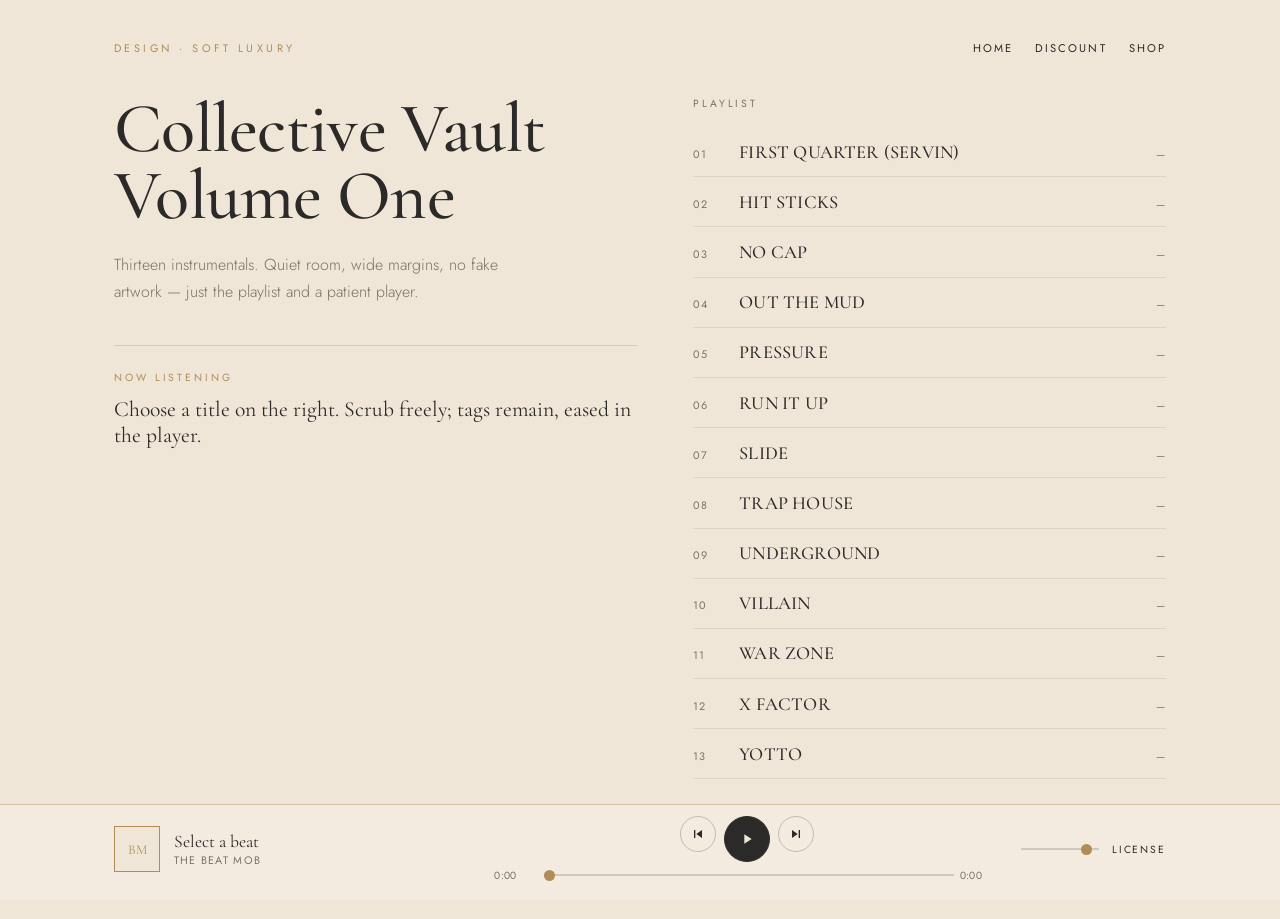
<file: designs/05.html>
<!doctype html>
<html lang="en">
<head>
  <meta charset="UTF-8" />
  <meta name="viewport" content="width=device-width, initial-scale=1.0" />
  <title>Soft luxury · The Beat Mob</title>
  <link rel="preconnect" href="https://fonts.googleapis.com" />
  <link rel="preconnect" href="https://fonts.gstatic.com" crossorigin />
  <link href="https://fonts.googleapis.com/css2?family=Cormorant+Garamond:wght@400;500;600&family=Jost:wght@300;400;500&display=swap" rel="stylesheet" />
  <style>

:root {
  --sand: #efe6d8;
  --sand-deep: #e4d8c6;
  --charcoal: #2c2a28;
  --gold: #b08d57;
  --muted: #7a7268;
  --player-h: 96px;
  --serif: "Cormorant Garamond", Georgia, serif;
  --sans: "Jost", "Segoe UI", sans-serif;
}
* { box-sizing: border-box; }
body {
  margin: 0; min-height: 100vh; padding-bottom: calc(var(--player-h) + 28px);
  background: var(--sand); color: var(--charcoal); font-family: var(--sans);
}
a { color: var(--gold); }
.frame {
  max-width: 1100px; margin: 0 auto; padding: 2.5rem 1.5rem 1rem;
}
.top {
  display: flex; justify-content: space-between; align-items: baseline; gap: 1rem;
  margin-bottom: 2.5rem;
}
.design-name {
  font-size: 0.68rem; letter-spacing: 0.32em; text-transform: uppercase; color: var(--gold);
}
.top nav {
  display: flex; gap: 1.4rem; font-size: 0.7rem; letter-spacing: 0.18em; text-transform: uppercase;
}
.top nav a { text-decoration: none; color: var(--charcoal); }
.top nav a:hover { color: var(--gold); }

.spread {
  display: grid; grid-template-columns: 1.05fr 0.95fr; gap: 3.5rem; align-items: start;
  min-height: 60vh;
}
.left h1 {
  margin: 0; font-family: var(--serif); font-weight: 500;
  font-size: clamp(2.8rem, 6vw, 4.4rem); line-height: 0.95; letter-spacing: -0.01em;
}
.left .lede {
  margin: 1.4rem 0 0; max-width: 26rem; color: var(--muted); font-size: 1rem; line-height: 1.65;
  font-weight: 300;
}
.now-card {
  margin-top: 2.5rem; padding-top: 1.5rem; border-top: 1px solid rgba(44,42,40,0.15);
}
.now-card .label {
  font-size: 0.65rem; letter-spacing: 0.28em; text-transform: uppercase; color: var(--gold);
}
.now-card .hint {
  margin: 0.7rem 0 0; font-family: var(--serif); font-size: 1.35rem; color: var(--charcoal);
}

.right .quiet-label {
  font-size: 0.65rem; letter-spacing: 0.28em; text-transform: uppercase;
  color: var(--muted); margin-bottom: 1rem;
}
#track-list { display: flex; flex-direction: column; gap: 0; }
.track-row {
  display: grid; grid-template-columns: 2rem 1fr auto; gap: 0.9rem; align-items: baseline;
  width: 100%; background: none; border: 0; border-bottom: 1px solid rgba(44,42,40,0.1);
  padding: 0.85rem 0; text-align: left; cursor: pointer; color: inherit; font: inherit;
}
.track-row:hover .track-title { color: var(--gold); }
.track-row.is-current .track-title { color: var(--gold); }
.track-num {
  font-size: 0.68rem; letter-spacing: 0.12em; color: var(--muted);
}
.track-title {
  display: block; font-family: var(--serif); font-size: 1.15rem; font-weight: 500; letter-spacing: 0.01em;
}
.track-sub { display: none; }
.track-meta {
  font-size: 0.65rem; letter-spacing: 0.14em; text-transform: uppercase; color: var(--muted);
}

.player {
  position: fixed; left: 0; right: 0; bottom: 0; min-height: var(--player-h);
  background: rgba(244, 236, 224, 0.96); border-top: 1px solid rgba(176,141,87,0.45);
  backdrop-filter: blur(10px);
}
.player-inner {
  max-width: 1100px; margin: 0 auto; padding: 0.7rem 1.5rem;
  display: grid; grid-template-columns: 1fr 1.4fr auto; gap: 1.2rem; align-items: center;
}
.now { display: flex; gap: 0.85rem; align-items: center; min-width: 0; }
.now-art {
  width: 46px; height: 46px; border: 1px solid var(--gold);
  display: grid; place-items: center; font-family: var(--serif); font-size: 0.85rem; color: var(--gold);
  background: var(--sand);
}
.now-title { font-family: var(--serif); font-size: 1.1rem; white-space: nowrap; overflow: hidden; text-overflow: ellipsis; }
.now-sub { font-size: 0.68rem; letter-spacing: 0.12em; text-transform: uppercase; color: var(--muted); }
.transport-controls { display: flex; justify-content: center; gap: 0.5rem; }
.t-btn {
  width: 36px; height: 36px; border-radius: 50%; border: 1px solid rgba(44,42,40,0.25);
  background: transparent; color: var(--charcoal); display: grid; place-items: center; cursor: pointer;
}
.t-btn.main { background: var(--charcoal); color: var(--sand); border-color: var(--charcoal); width: 46px; height: 46px; }
.t-btn svg { width: 16px; height: 16px; }
.progress-row { display: grid; grid-template-columns: 40px 1fr 40px; gap: 0.5rem; align-items: center; margin-top: 0.35rem; }
.time { font-size: 0.65rem; color: var(--muted); font-variant-numeric: tabular-nums; letter-spacing: 0.04em; }
.seek, .volume {
  -webkit-appearance: none; appearance: none; width: 100%; height: 2px;
  background: rgba(44,42,40,0.18); outline: none;
}
.seek::-webkit-slider-thumb, .volume::-webkit-slider-thumb {
  -webkit-appearance: none; width: 11px; height: 11px; border-radius: 50%; background: var(--gold);
}
.volume { width: 78px; }
.player-side { display: flex; gap: 0.7rem; align-items: center; }
.ghost {
  font-size: 0.65rem; letter-spacing: 0.18em; text-transform: uppercase;
  text-decoration: none; color: var(--charcoal);
}
@media (max-width: 860px) {
  .spread { grid-template-columns: 1fr; gap: 2rem; }
  .player-inner { grid-template-columns: 1fr; }
  .player-side { display: none; }
  body { padding-bottom: 150px; }
}

  </style>
</head>
<body data-design="Soft luxury">

  <div class="frame">
    <div class="top">
      <div class="design-name">Design · Soft luxury</div>
      <nav>
        <a href="../index.html">Home</a>
        <a href="../discount.html">Discount</a>
        <a href="https://thebeatmob.com/" target="_blank" rel="noopener noreferrer">Shop</a>
      </nav>
    </div>
    <div class="spread">
      <section class="left">
        <h1>Collective Vault<br/>Volume One</h1>
        <p class="lede">Thirteen instrumentals. Quiet room, wide margins, no fake artwork — just the playlist and a patient player.</p>
        <div class="now-card">
          <div class="label">Now listening</div>
          <p class="hint">Choose a title on the right. Scrub freely; tags remain, eased in the player.</p>
        </div>
      </section>
      <section class="right">
        <div class="quiet-label">Playlist</div>
        <div id="track-list"></div>
      </section>
    </div>
  </div>


    <div class="player" role="region" aria-label="Beat player">
      <div class="player-inner">
        <div class="now">
          <div class="now-art" id="now-art">BM</div>
          <div class="now-text">
            <div class="now-title" id="now-title">Select a beat</div>
            <div class="now-sub" id="now-sub">Vault Vol. 1</div>
          </div>
        </div>
        <div class="transport">
          <div class="transport-controls">
            <button class="t-btn" id="btn-prev" type="button" aria-label="Previous"></button>
            <button class="t-btn main" id="btn-play" type="button" aria-label="Play or pause"></button>
            <button class="t-btn" id="btn-next" type="button" aria-label="Next"></button>
          </div>
          <div class="progress-row">
            <span class="time" id="cur-time">0:00</span>
            <input class="seek" id="seek" type="range" min="0" max="1000" value="0" aria-label="Seek" />
            <span class="time" id="dur-time">0:00</span>
          </div>
        </div>
        <div class="player-side">
          <input class="volume" id="volume" type="range" min="0" max="1" step="0.01" value="0.9" aria-label="Volume" />
          <a class="ghost" href="https://thebeatmob.gumroad.com/" target="_blank" rel="noopener noreferrer">License</a>
        </div>
      </div>
    </div>


<script src="../js/player-core.js"></script>
<script src="../js/vault-data.js"></script>
<script>
(() => {
  const TRACKS = window.BEATMOB_VAULT_TRACKS;
  const list = document.getElementById("track-list");
  const meter = document.getElementById("meter");

  function render(state) {
    list.innerHTML = TRACKS.map((t, i) => {
      const current = state && state.index === i;
      const playing = current && state.playing;
      const bpm = t.bpm != null ? t.bpm + " BPM" : "";
      const num = String(t.num).padStart(2, "0");
      return `<button class="track-row${current ? " is-current" : ""}${playing ? " is-playing" : ""}" type="button" data-index="${i}" aria-current="${current ? "true" : "false"}">
        <span class="track-num">${playing ? "❚❚" : num}</span>
        <span class="track-main">
          <span class="track-title">${t.title}</span>
          <span class="track-sub">${t.note || "Vault Vol. 1"}${bpm ? " · " + bpm : ""}</span>
        </span>
        <span class="track-meta">${bpm || "—"}</span>
      </button>`;
    }).join("");
    if (meter) meter.classList.toggle("is-live", !!(state && state.playing));
  }

  const player = window.BeatMobPlayer.createPlayer({
    tracks: TRACKS,
    onChange: (state) => render(state),
  });

  list.addEventListener("click", (e) => {
    const row = e.target.closest("[data-index]");
    if (!row) return;
    const i = Number(row.dataset.index);
    const st = player.getState();
    if (st.index === i && st.playing) player.pause();
    else player.playIndex(i);
  });

  render(player.getState());
})();
</script>

</body>
</html>
</file>
